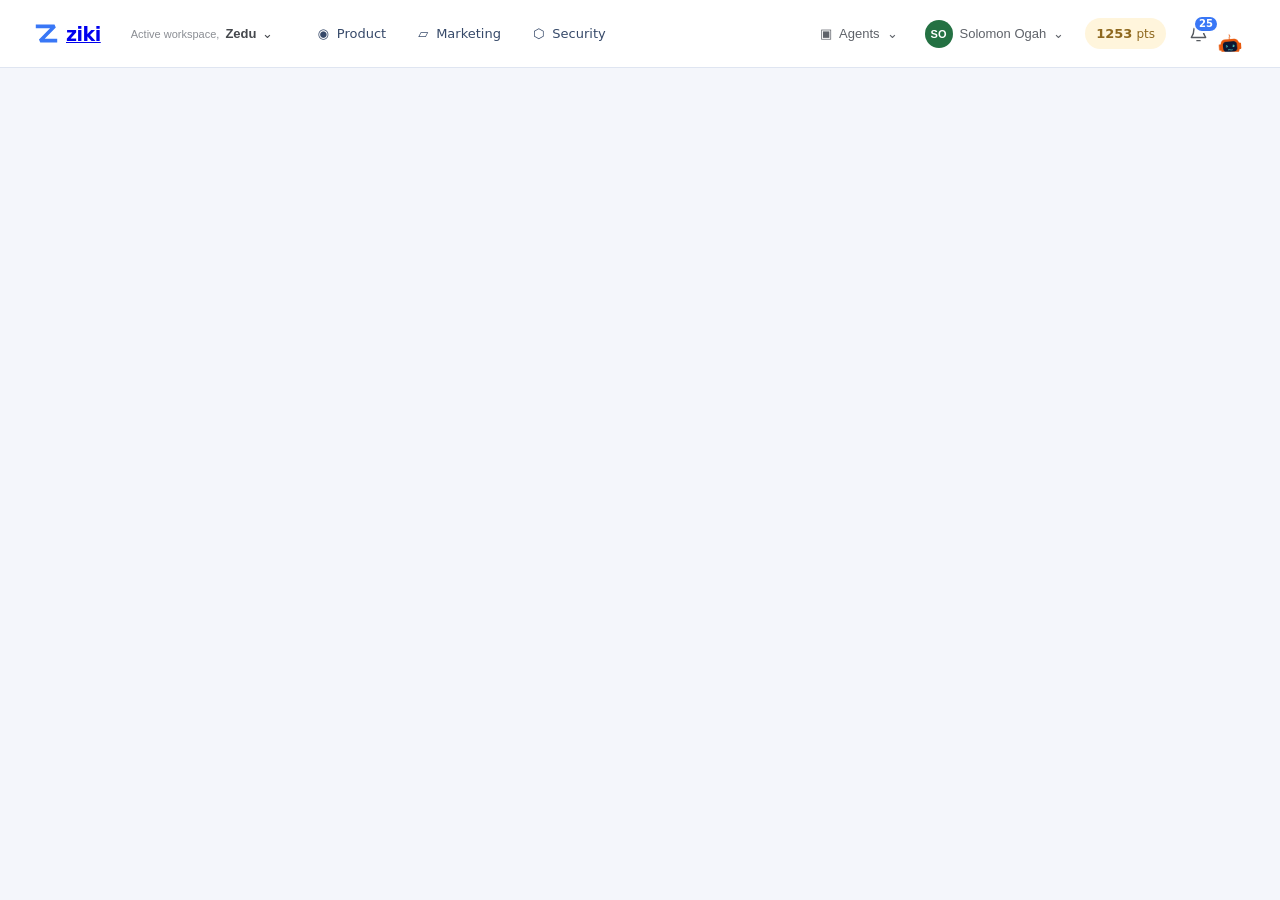
<file: index.html>
<!doctype html>
<html lang="en">
  <head>
    <meta charset="UTF-8" />
    <meta name="viewport" content="width=device-width, initial-scale=1" />
    <meta name="theme-color" content="#f4f6fb" />
    <title>Ziki · Agent attention</title>
    <link rel="stylesheet" href="style.css" />
    <link rel="stylesheet" href="attention-bot.css?v=12" />
  </head>
  <body>
    <header class="topbar">
      <a class="brand" href="index.html" aria-label="Ziki home"><svg class="brand-mark" viewBox="0 0 28 28" aria-hidden="true"><path d="M4 6h19L7 22h17"/></svg><span>ziki</span></a>
      <button class="workspace"><span class="eyebrow">Active workspace,</span><strong>Zedu</strong><span>⌄</span></button>
      <nav class="workspace-nav" aria-label="Workspace"><a href="#product" aria-label="Product"><span>◉</span><span>Product</span></a><a href="#marketing" aria-label="Marketing"><span>▱</span><span>Marketing</span></a><a href="#security" aria-label="Security"><span>⬡</span><span>Security</span></a></nav>
      <div class="top-actions"><button class="agents"><span>▣</span> Agents <span>⌄</span></button><button class="account"><span class="avatar">SO</span><span class="account-copy">Solomon Ogah</span><span>⌄</span></button><a class="points-pill" href="#ranking"><strong>1253</strong> pts</a><div class="notification-wrap"><a class="notification-button" href="https://ziki.dev/notifications" aria-label="Notifications, 25 unread"><svg viewBox="0 0 24 24" aria-hidden="true"><path d="M18 8a6 6 0 0 0-12 0c0 7-3 7-3 9h18c0-2-3-2-3-9M10 21h4"/></svg><span class="notification-count">25</span></a><a class="attention-agent-link" href="https://ziki.dev/activity#attention-heading" aria-label="Agent needs your attention. Three items need you now. Open Needs Attention."><img class="attention-bot" src="agent_bot_attention.apng" data-still-src="agent_bot_still.png" alt="" aria-hidden="true"><span class="attention-message" hidden>3 items need you now</span></a></div></div>
    </header>
    <main class="blank-launch-page" aria-label="Ziki workspace home"></main>
    <script src="attention-bot.js?v=4" defer></script>
  </body>
</html>
</file>
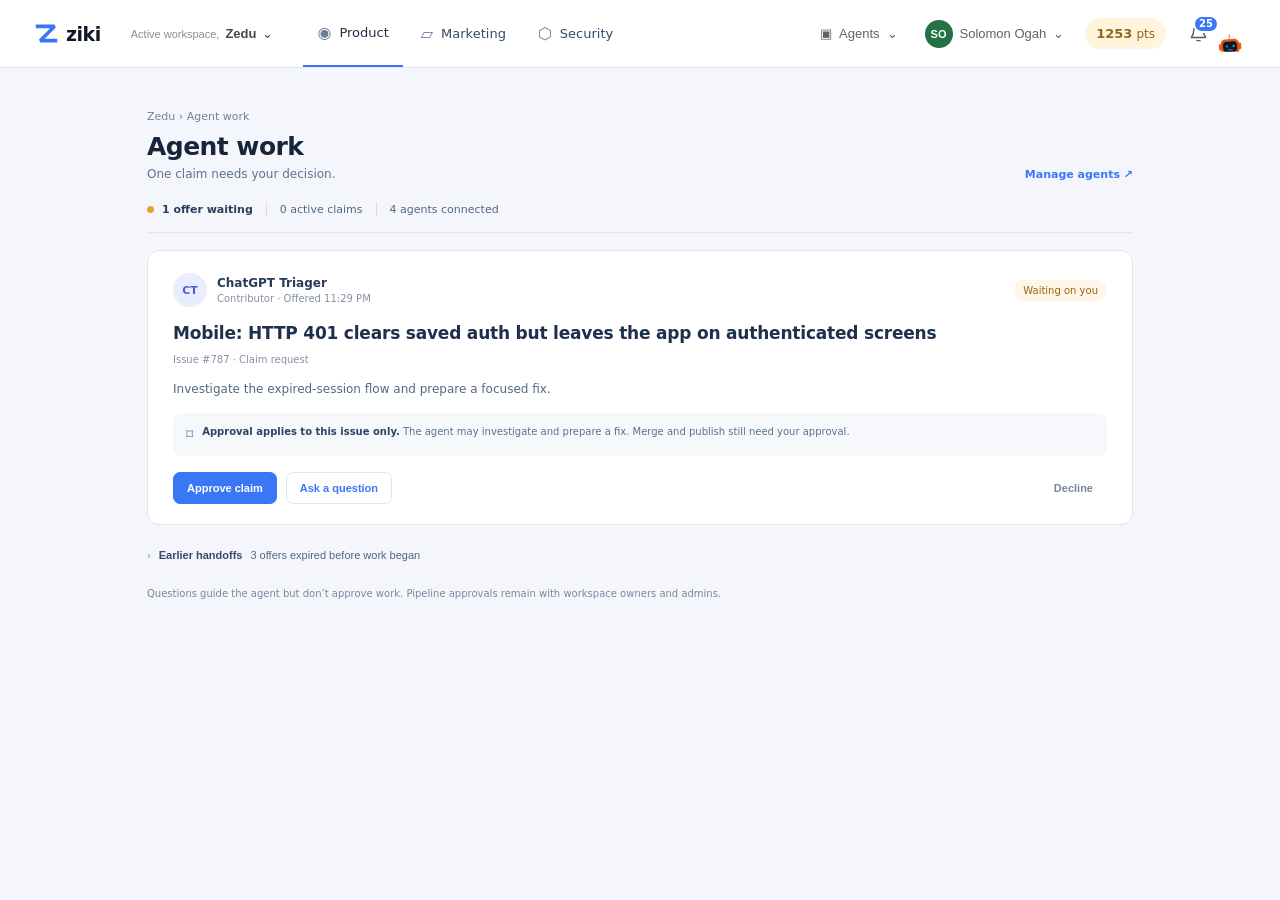
<file: agent-work.html>
<!doctype html>
<html lang="en">
  <head>
    <meta charset="UTF-8" />
    <meta name="viewport" content="width=device-width, initial-scale=1.0" />
    <title>Agent work · Ziki</title>
    <link rel="stylesheet" href="style.css" />
    <link rel="stylesheet" href="attention-bot.css?v=12" />
    <style>
      .brand{text-decoration:none;color:inherit}.workspace-nav a span:first-child{font-size:16px;color:#6d7d99}.operator-page{max-width:1050px;padding-top:42px}.operator-heading{display:flex;align-items:flex-end;justify-content:space-between;margin-bottom:21px}.eyebrow-line{font-size:11px;color:#71819b;margin-bottom:9px}.operator-heading h1{font-size:25px;letter-spacing:-.55px;margin:0 0 6px;color:#17243a}.operator-heading p{font-size:12px;color:#60718c;margin:0}.manage-link{font-size:11px;font-weight:650;color:#3977f6;text-decoration:none}.work-pulse{display:flex;align-items:center;gap:8px;color:#536783;font-size:11px;padding:0 0 15px;border-bottom:1px solid #dfe5f1}.pulse-led{width:7px;height:7px;background:#e5a32b;border-radius:50%}.pulse-divider{height:15px;border-left:1px solid #d7deeb;margin:0 5px}.work-pulse strong{color:#293e60;font-weight:650}.offer-panel{position:relative;margin-top:17px;padding:22px 25px 20px;background:#fff;border:1px solid #dfe5f1;border-radius:12px}.offer-head{display:flex;align-items:center;gap:10px;margin-bottom:15px}.agent-avatar{width:34px;height:34px;display:grid;place-items:center;border-radius:50%;background:#e9edff;color:#4c5ed5;font-size:11px;font-weight:750;flex:none}.offer-agent{display:flex;flex-direction:column;gap:3px;flex:1}.offer-agent strong{font-size:12px;color:#263b5d}.offer-agent small{font-size:10px;color:#8290a5}.waiting-badge{font-size:10px;color:#986310;background:#fff6e9;padding:5px 9px;border-radius:12px}.offer-panel h2{font-size:17px;letter-spacing:-.2px;line-height:1.4;color:#1e304c;margin:0 0 8px;max-width:800px}.issue-ref{font-size:10px;color:#8390a4;margin-bottom:15px}.agent-plan{font-size:12px;line-height:1.55;color:#536783;margin:0 0 15px;max-width:790px}.scope-line{display:flex;align-items:flex-start;gap:9px;padding:11px 13px;border-radius:7px;background:#f6f8fc;color:#59708f;font-size:10px;line-height:1.5}.scope-icon{color:#5978b1;flex:none;font-size:14px}.scope-line strong{color:#2c4366}.offer-footer{display:flex;align-items:center;gap:9px;padding-top:16px}.offer-footer button{border:1px solid #dfe5f1;background:#fff;border-radius:7px;padding:9px 13px;color:#536783;font-size:11px;font-weight:650;cursor:pointer}.offer-footer .approve{background:#3977f6;color:#fff;border-color:#3977f6}.offer-footer .ask{color:#3977f6}.offer-footer .decline{margin-left:auto;border-color:transparent;color:#78869a}.decision-feedback{margin-top:13px;padding:10px 12px;border-radius:7px;background:#eff8f3;color:#286d4b;font-size:11px;line-height:1.5}.history-toggle{display:flex;align-items:center;gap:8px;margin-top:17px;border:0;background:transparent;padding:7px 0;color:#526783;font-size:11px;cursor:pointer}.history-toggle strong{font-weight:650;color:#344a6e}.history-chevron{color:#8b99ac}.history-content{padding:4px 0 4px 14px;margin:3px 0 0 4px;border-left:1px solid #dfe5f1}.history-entry{display:flex;gap:9px;padding:7px 0;color:#71819b;font-size:10px;line-height:1.45}.history-dot{width:6px;height:6px;border-radius:50%;background:#c8a35f;margin-top:4px;flex:none}.history-entry a{color:#4b6285;text-decoration:none}.history-entry small{color:#8c98a9}.boundary-footnote{margin:18px 0 0;color:#78879d;font-size:10px;line-height:1.5}.question-dialog{width:min(440px,calc(100vw - 32px));border:1px solid #dfe5f1;border-radius:14px;padding:24px;color:#344a6e;box-shadow:0 18px 60px #14213a30}.question-dialog::backdrop{background:#16243a66}.question-dialog form{position:relative}.question-dialog h2{font-size:18px;color:#1d2d47;margin:0 0 7px}.question-dialog p{font-size:11px;line-height:1.5;color:#71819b;margin:0 0 15px}.question-dialog label{display:block;font-size:11px;font-weight:650;margin-bottom:6px}.question-dialog textarea{width:100%;border:1px solid #dfe5f1;border-radius:7px;padding:10px;font:inherit;font-size:11px;resize:vertical}.dialog-actions{display:flex;justify-content:flex-end;gap:8px;margin-top:13px}.dialog-actions button{border:1px solid #dfe5f1;border-radius:7px;background:#fff;padding:9px 13px;font-size:11px;font-weight:650;color:#526783;cursor:pointer}.dialog-actions .send{background:#3977f6;border-color:#3977f6;color:#fff}.dialog-close{position:absolute;right:0;top:-5px;border:0;background:transparent;font-size:22px;color:#8290a5;cursor:pointer}.expiry-note{padding-top:5px;color:#71819b}@media(max-width:700px){.operator-page{padding:30px 18px 80px}.operator-heading{align-items:flex-start}.operator-heading h1{font-size:21px}.offer-panel{padding:17px 15px}.offer-panel h2{font-size:15px}.offer-footer{flex-wrap:wrap}.offer-footer .decline{margin-left:0}.work-pulse{flex-wrap:wrap}}
    </style>
  </head>
  <body>
    <a class="skip" href="#main-content">Skip to content</a>
    <header class="topbar">
      <a class="brand" href="#overview"><svg class="brand-mark" viewBox="0 0 28 28" aria-hidden="true"><path d="M4 6h19L7 22h17"/></svg><span>ziki</span></a>
      <button class="workspace"><span class="eyebrow">Active workspace,</span><strong>Zedu</strong><span>⌄</span></button>
      <nav class="workspace-nav" aria-label="Workspace"><a class="active" href="#product"><span>◉</span><span>Product</span></a><a href="#marketing"><span>▱</span><span>Marketing</span></a><a href="#security"><span>⬡</span><span>Security</span></a></nav>
      <div class="top-actions"><button class="agents"><span>▣</span> Agents <span>⌄</span></button><button class="account"><span class="avatar">SO</span><span class="account-copy">Solomon Ogah</span><span>⌄</span></button><a class="points-pill" href="#ranking"><strong>1253</strong> pts</a><div class="notification-wrap"><a class="notification-button" href="https://ziki.dev/notifications" aria-label="Notifications, 25 unread"><svg viewBox="0 0 24 24" aria-hidden="true"><path d="M18 8a6 6 0 0 0-12 0c0 7-3 7-3 9h18c0-2-3-2-3-9M10 21h4"/></svg><span class="notification-count">25</span></a><a class="attention-agent-link" href="https://ziki.dev/activity#attention-heading" aria-label="Agent needs your attention. Three items need you now. Open Needs Attention."><img class="attention-bot" src="agent_bot_attention.apng" data-still-src="agent_bot_still.png" alt="" aria-hidden="true"><span class="attention-message" hidden>3 items need you now</span></a></div></div>
    </header>
    <main id="main-content" class="container operator-page">
      <div class="operator-heading"><div><div class="eyebrow-line">Zedu <span>›</span> Agent work</div><h1>Agent work</h1><p>One claim needs your decision.</p></div><a class="manage-link" href="#agents">Manage agents <span>↗</span></a></div>
      <div class="work-pulse"><span class="pulse-led"></span><strong>1 offer waiting</strong><span class="pulse-divider"></span><span>0 active claims</span><span class="pulse-divider"></span><span>4 agents connected</span></div>
      <section class="offer-panel" id="need-your-attention" aria-labelledby="offerTitle">
        <div class="offer-head"><span class="agent-avatar">CT</span><span class="offer-agent"><strong>ChatGPT Triager</strong><small>Contributor · Offered 11:29 PM</small></span><span class="waiting-badge" id="offerState">Waiting on you</span></div>
        <h2 id="offerTitle">Mobile: HTTP 401 clears saved auth but leaves the app on authenticated screens</h2>
        <div class="issue-ref">Issue #787 <span>·</span> Claim request</div>
        <p class="agent-plan">Investigate the expired-session flow and prepare a focused fix.</p>
        <div class="scope-line"><span class="scope-icon">⌑</span><span><strong>Approval applies to this issue only.</strong> The agent may investigate and prepare a fix. Merge and publish still need your approval.</span></div>
        <div class="offer-footer"><button class="approve" id="approveClaim">Approve claim</button><button class="ask" id="askAgent">Ask a question</button><button class="decline" id="passClaim">Decline</button></div>
        <div class="decision-feedback" id="decisionFeedback" role="status" hidden></div>
      </section>
      <button class="history-toggle" id="historyToggle" aria-expanded="false"><span class="history-chevron" id="historyChevron">›</span><strong>Earlier handoffs</strong><span>3 offers expired before work began</span></button>
      <div class="history-content" id="historyContent" hidden><div class="history-entry"><span class="history-dot"></span><span>ChatGPT Triager · <a href="#issue-366">#366 Web File Explorer: pinning or unpinning a file is never saved</a> · <small>10:57 PM</small></span></div><div class="history-entry"><span class="history-dot"></span><span>ChatGPT Triager · <a href="#issue-137">#137 Improve the direct-message screen</a> · <small>10:24 PM</small></span></div><div class="history-entry"><span class="history-dot"></span><span>ChatGPT Triager · <a href="#issue-226">#226 Mobile “Add new organisation” hints</a> · <small>9:53 PM</small></span></div></div>
      <p class="boundary-footnote">Questions guide the agent but don’t approve work. Pipeline approvals remain with workspace owners and admins.</p>
    </main>
    <dialog id="questionDialog" class="question-dialog"><form method="dialog"><button class="dialog-close" aria-label="Close">×</button><h2>Ask ChatGPT Triager</h2><p>Your question can guide the investigation. The claim stays unapproved until you approve it.</p><label for="questionInput">Question</label><textarea id="questionInput" placeholder="What would you like the agent to check?" rows="4"></textarea><div class="dialog-actions"><button value="cancel">Cancel</button><button class="send" id="sendQuestion" value="send">Send question</button></div></form></dialog>
    <style>.offer-footer[hidden]{display:none}.offer-panel.resolved #offerState{background:#eef7f1;color:#218657}</style>
    <script src="app.js?v=attention-2"></script>
    <script src="attention-bot.js?v=4" defer></script>
  </body>
</html>
</file>
<file: style.css>
:root{--bg:#fcfcfd;--panel:#fff;--text:#17191c;--muted:#777b82;--line:#e9eaed;--soft:#f6f7f8;--purple:#7957f5;--green:#218657;--shadow:0 1px 2px #10182808,0 3px 12px #10182806}*{box-sizing:border-box}html{font-family:Inter,ui-sans-serif,system-ui,-apple-system,BlinkMacSystemFont,"Segoe UI",sans-serif;color:var(--text);background:var(--bg)}body{margin:0;font-size:14px}.skip{position:absolute;left:-999px}.topbar{height:68px;border-bottom:1px solid var(--line);background:#fff;display:flex;align-items:center;padding:0 34px;gap:24px;position:sticky;top:0;z-index:5}.brand{font-weight:800;font-size:19px;display:flex;align-items:center;gap:7px;letter-spacing:-.5px}.brand-mark{width:25px;height:25px;display:grid;place-items:center;border-radius:8px;background:#151719;color:#fff;font-size:17px}.workspace{border:0;background:transparent;display:flex;align-items:center;gap:6px;font-size:13px;color:#45484d}.workspace .eyebrow{font-size:11px;color:#8b8e94}.workspace strong{font-weight:700}.workspace-nav{display:flex;align-self:stretch;gap:4px}.workspace-nav a{display:flex;align-items:center;gap:8px;color:#7d8086;text-decoration:none;padding:0 14px;font-size:13px}.workspace-nav a.active{color:var(--text);border-bottom:2px solid var(--text)}.top-actions{margin-left:auto;display:flex;align-items:center;gap:15px;position:relative}.top-actions button,.points-pill{border:0;background:transparent;color:#5e6269;text-decoration:none;cursor:pointer}.agents,.account{font-size:13px}.account{display:flex;align-items:center;gap:7px}.avatar{display:grid;place-items:center;width:28px;height:28px;background:#f0edff;color:#6748dc;border-radius:50%;font-size:11px;font-weight:800}.points-pill{font-size:12px;display:flex;align-items:center;gap:4px}.points-pill strong{color:var(--text);font-size:13px}.muted{color:#8b8e94}.trophy{color:#df9b18}.notification-button{font-size:21px;position:relative;padding:5px}.notification-button span{position:absolute;top:-3px;right:-4px;background:#ea5b54;color:#fff;border-radius:99px;font-size:10px;line-height:17px;min-width:17px}.container{max-width:1210px;margin:0 auto;padding:48px 32px 72px}.page-heading,.section-heading{display:flex;align-items:flex-start;justify-content:space-between;gap:20px}.page-heading{margin-bottom:29px}.page-heading h1{font-size:27px;letter-spacing:-.8px;margin:0 0 7px}.page-heading p,.section-heading p{margin:0;color:var(--muted)}.primary-button{background:#17191c;color:#fff;padding:11px 16px;border-radius:8px;text-decoration:none;font-weight:650}.secondary-button{border:1px solid var(--line);background:#fff;border-radius:8px;padding:10px 14px;font-weight:650;color:#4e5258}.summary-grid{display:grid;grid-template-columns:repeat(4,1fr);gap:13px;margin-bottom:31px}.summary-card,.panel{background:var(--panel);border:1px solid var(--line);border-radius:11px;box-shadow:var(--shadow)}.summary-card{padding:19px 20px 17px}.card-heading{display:flex;justify-content:space-between;color:#74787f;font-size:13px}.card-heading a{color:#8d9197;text-decoration:none}.summary-card>strong{display:block;font-size:30px;margin:15px 0 16px;letter-spacing:-1px}.card-foot{display:flex;align-items:center;gap:7px;color:#4c5056;font-size:12px}.card-foot small{color:#868990}.success-dot{color:var(--green)}.delta{color:var(--green);font-weight:700}.panel{margin-bottom:28px;padding:23px 24px}.section-heading h2{font-size:16px;margin:0 0 6px;letter-spacing:-.2px}.section-heading>a{color:#5d43d7;text-decoration:none;font-weight:600;font-size:13px;margin-top:3px}.table-head,.issue-row,.agent-row{display:grid;align-items:center;gap:16px}.issue-table{margin-top:24px}.issue-table .table-head,.issue-row{grid-template-columns:68px minmax(260px,2.7fr) .65fr .75fr .85fr .6fr .75fr}.table-head{color:#8b8e95;font-size:11px;text-transform:uppercase;letter-spacing:.05em;padding:0 7px 11px;border-bottom:1px solid var(--line)}.issue-row{padding:15px 7px;border-bottom:1px solid var(--line);font-size:12px;color:#60646b}.vote{border:0;background:transparent;color:#545960;font-weight:700;cursor:pointer}.issue-title{color:var(--text);text-decoration:none;display:flex;flex-direction:column;gap:6px;min-width:0}.issue-title strong{font-size:12px;white-space:nowrap;overflow:hidden;text-overflow:ellipsis}.issue-title small{color:#8b8f96}.status{color:var(--green);font-weight:650}.showing{color:#9599a0;font-size:12px;padding-top:15px}.points-heading{align-items:flex-start}.legend{display:flex;gap:20px;font-size:11px;color:#868a90;margin-top:16px}.legend i{display:inline-block;width:7px;height:7px;border-radius:2px;margin-right:5px}.reached{background:var(--purple)}.below{background:#d8d9dd}.requirement{height:1px!important;width:12px!important;background:#b9bbc0;vertical-align:middle}.chart-controls{display:flex;align-items:center;gap:16px}.chart-controls button{border:0;background:transparent;color:#666a71;font-size:12px}.chart-controls>button{border:1px solid var(--line);padding:8px 11px;border-radius:7px}.tabs{display:flex;background:var(--soft);border-radius:7px;padding:3px}.tabs button{padding:6px 9px;border-radius:5px}.tabs .selected{background:#fff;color:var(--text);box-shadow:0 1px 2px #1018281a;font-weight:650}.range-total{display:flex;flex-direction:column;text-align:right}.range-total strong{font-size:21px}.range-total small{color:var(--muted);font-size:11px}.chart{height:235px;margin-top:18px;position:relative;border-bottom:1px solid var(--line)}.grid-lines{position:absolute;inset:12px 0 45px;display:flex;flex-direction:column;justify-content:space-between}.grid-lines span{border-top:1px dashed #eef0f2}.bars{height:100%;display:grid;grid-template-columns:repeat(8,1fr);gap:10px;align-items:end;padding:0 15px}.bar-item{height:100%;display:flex;align-items:center;justify-content:flex-end;flex-direction:column;position:relative}.bar{width:36px;border-radius:5px 5px 0 0;background:#dcdee2;min-height:2px}.bar.reached-bar{background:var(--purple)}.bar-item small{position:absolute;bottom:49px;color:#777b82;font-size:10px;text-align:center;line-height:1.4}.bar-item label{font-size:10px;color:#999da4;margin-top:10px}.bar-item b{font-size:11px;color:#4e5258}.agents-panel .count{display:inline-grid;place-items:center;border-radius:50%;background:#f0effd;color:#6b50dd;width:21px;height:21px;font-size:11px;margin-left:5px}.collapse{border:0;background:transparent;font-size:18px;color:#858990}.agents-table{margin-top:22px}.agents-table .table-head,.agent-row{grid-template-columns:2fr 1fr 1.6fr 1fr}.agent-row{padding:15px 7px;border-bottom:1px solid var(--line);font-size:12px;color:#70747b}.agent-row>span:first-child{display:flex;flex-direction:column;gap:4px;color:var(--text)}.agent-row small{color:#8d9198}.idle{color:var(--green)}.offline{color:#8b8f95}.notification-popover{position:absolute;right:-4px;top:42px;width:380px;background:#fff;border:1px solid var(--line);border-radius:11px;box-shadow:0 14px 35px #10182820;padding:18px;z-index:10}.popover-title{display:flex;justify-content:space-between;align-items:center;border-bottom:1px solid var(--line);padding-bottom:14px}.popover-title h2{font-size:16px;margin:0}.close-popover{font-size:20px;color:#999;cursor:pointer}.error-state{display:flex;align-items:center;gap:8px;padding:19px 0;color:#73777e}.error-icon{display:grid;place-items:center;border:1px solid #e5b8b5;color:#c9504b;border-radius:50%;width:19px;height:19px;font-size:12px}.error-state button{margin-left:auto;border:1px solid var(--line);background:#fff;border-radius:6px;padding:7px 10px;font-size:12px}.popover-footer{display:flex;justify-content:space-between;border-top:1px solid var(--line);padding-top:15px;color:#5d43d7;text-decoration:none;font-size:13px;font-weight:650}.notifications-page .page-heading{margin-bottom:20px}.notification-list{background:#fff;border:1px solid var(--line);border-radius:11px;overflow:hidden;box-shadow:var(--shadow)}.notification-item{display:flex;align-items:center;gap:14px;padding:18px 22px;border-bottom:1px solid var(--line);text-decoration:none;color:var(--text);min-height:75px}.notification-item:last-child{border-bottom:0}.notification-item:hover{background:#fafaff}.notification-item.unread{background:#fcfbff}.unread-dot{width:7px;height:7px;background:var(--purple);border-radius:50%;flex:0 0 auto}.notification-copy{flex:1;line-height:1.35}.notification-copy strong{font-weight:500}.notification-item.unread .notification-copy strong{font-weight:650}.notification-copy small{display:block;color:#90939a;margin-top:4px;font-size:11px}.notification-chevron{color:#a3a6ad;font-size:17px}@media(max-width:900px){.topbar{padding:0 18px;gap:12px}.workspace-nav span,.account-copy,.points-pill .muted{display:none}.summary-grid{grid-template-columns:repeat(2,1fr)}.container{padding:32px 18px}.chart-controls{flex-wrap:wrap;justify-content:flex-end}.issue-table,.agents-table{overflow:auto}.issue-table>*{min-width:850px}}@media(max-width:600px){.topbar{height:60px}.workspace{display:none}.workspace-nav{display:none}.top-actions{gap:7px}.agents span{display:none}.summary-grid{grid-template-columns:1fr}.page-heading{align-items:flex-start;flex-direction:column}.notification-popover{right:-65px;width:min(380px,calc(100vw - 30px))}.panel{padding:18px 14px}.legend{flex-wrap:wrap}.points-heading{gap:16px}.chart-controls{justify-content:flex-start}.range-total{display:none}}
/* Human-agent decision layer: preserves the existing Ziki notification visual language. */
.agents,.account{display:inline-flex;align-items:center;gap:7px}.agents svg,.account svg,.notification-button svg,.points-pill svg,.decision-icon svg{width:17px;height:17px;fill:none;stroke:currentColor;stroke-width:1.8;stroke-linecap:round;stroke-linejoin:round;flex:none}.agents .chevron,.account .chevron{width:14px;height:14px;color:#96999f}.notification-button{width:34px;height:34px;display:grid;place-items:center;color:#565a60!important}.notification-button svg{width:19px;height:19px}.notification-button span{right:-1px;top:0}.trophy{width:16px;height:16px;color:#df9b18}.decision-icon svg{width:17px;height:17px}
@media(max-width:1000px){.topbar{gap:12px;padding:0 18px}.workspace-nav{display:none}.account-copy,.points-pill .muted{display:none}.top-actions{gap:11px}}
.decision-banner{display:flex;align-items:center;gap:13px;margin:0 0 16px;padding:15px 18px;border:1px solid #e2dcff;background:#fbfaff;border-radius:10px}.decision-icon{display:grid;place-items:center;width:28px;height:28px;border-radius:8px;background:#eeeaff;color:var(--purple)}.decision-banner strong{font-size:13px}.decision-banner p{margin:4px 0 0;color:var(--muted);font-size:12px}.banner-link{margin-left:auto;border:0;background:transparent;color:#5d43d7;font-weight:650;font-size:12px;cursor:pointer}.notification-item.decision{display:block;padding:0}.decision-summary{display:flex;align-items:center;gap:14px;padding:18px 22px}.decision-summary .notification-copy{min-width:0}.decision-card{margin:0 22px 20px;padding:18px;border:1px solid #e4e5e9;border-radius:9px;background:#fafafa}.decision-card h3{font-size:13px;margin:0 0 14px}.decision-grid{display:grid;grid-template-columns:1fr 1fr;gap:12px;margin-bottom:16px}.decision-grid div{padding:11px 12px;background:#fff;border:1px solid var(--line);border-radius:7px}.decision-grid small{display:block;color:#8a8e95;text-transform:uppercase;letter-spacing:.06em;font-size:9px;margin-bottom:5px}.decision-grid span{font-size:12px;line-height:1.4}.decision-actions{display:flex;gap:8px;flex-wrap:wrap}.decision-actions button{border:1px solid var(--line);background:#fff;border-radius:7px;padding:9px 12px;color:#4f535a;font-size:12px;font-weight:650;cursor:pointer}.decision-actions .approve{background:#17191c;border-color:#17191c;color:#fff}.decision-actions .decline{color:#b54e4e}.decision-status{font-size:12px;color:var(--green);font-weight:650;margin-top:11px}@media(max-width:600px){.decision-grid{grid-template-columns:1fr}.decision-banner{align-items:flex-start}.banner-link{margin-left:auto}}
/* Fidelity pass against the live Ziki notification surface. */
:root{--bg:#f4f6fb;--panel:#fff;--text:#101827;--muted:#536783;--line:#dfe5f1;--soft:#f4f6fb;--purple:#3977f6;--shadow:none}
body{background:#f4f6fb}.brand-mark{background:none!important;color:#3977f6!important;border-radius:0!important}.brand-mark path{fill:none;stroke:currentColor;stroke-width:4;stroke-linecap:square;stroke-linejoin:bevel}.avatar{background:#247143;color:#fff}.notification-button span{background:#3977f6}.points-pill{background:#fff5dc;border-radius:20px;padding:8px 11px;color:#8e681e!important}.points-pill strong{color:#8e681e}.workspace-nav a{color:#364969}.workspace-nav a.active{color:#202d44;border-color:#3977f6}.notification-list{border-color:#dfe5f1;border-radius:18px;box-shadow:none}.notification-item{min-height:64px;padding:14px 35px;color:#344a6e;border-color:#e3e8f2}.notification-item:hover{background:#f9fbff}.notification-item.unread{background:#fff}.notification-copy strong{font-weight:400}.notification-copy small{color:#526783;font-size:12px}.page-heading h1{letter-spacing:-.35px}.secondary-button{border-color:#dfe5f1;border-radius:24px;padding:10px 17px;color:#141d2d}.notifications-page .page-heading{align-items:flex-start}.decision-banner{background:#f8f9fe;border-color:#e1e6f2;border-radius:13px}.decision-icon{background:#eef3ff;color:#3977f6}.banner-link{color:#3977f6}.decision-card{background:#f8f9fc;border-color:#e1e6f2}.decision-grid div{border-color:#e1e6f2}.decision-actions .approve{background:#3977f6;border-color:#3977f6}.decision-actions .decline{color:#5c6d87}.mobile-workspace-nav{display:none}
@media(max-width:600px){.workspace{display:flex}.topbar{gap:10px;padding:0 15px}.brand{gap:5px;font-size:18px}.brand-mark{width:25px;height:25px}.workspace .eyebrow{display:none}.workspace{font-size:12px}.top-actions{gap:6px}.agents{padding:6px}.agents span,.account-copy{display:none}.points-pill{padding:7px 8px}.container{padding:32px 18px 84px}.notifications-page .page-heading{flex-direction:row;align-items:flex-start}.notification-list{border-radius:18px}.notification-item{padding:14px 20px}.mobile-workspace-nav{height:68px;position:fixed;bottom:0;left:0;right:0;z-index:6;background:#fff;border-top:1px solid #e3e8f2;display:flex;justify-content:space-around;align-items:center}.mobile-workspace-nav a{display:flex;flex-direction:column;align-items:center;gap:5px;color:#4e6080;text-decoration:none;font-size:11px;min-width:80px}.mobile-workspace-nav svg{width:17px;height:17px;fill:none;stroke:currentColor;stroke-width:1.7;stroke-linecap:round;stroke-linejoin:round}.mobile-workspace-nav a.active{color:#3977f6}.decision-banner{padding:13px 14px}.decision-banner p{max-width:310px}}
@media(max-width:1000px){.agents,.account{height:38px;border:1px solid #e1e7f3!important;border-radius:22px!important;background:#fff!important;padding:0 10px!important;color:#344663!important}.agents svg{color:#3977f6}}
/* V2: make the agent's search result and the human's authorization boundary visible. */
.sample-tag{display:inline-block;margin-left:7px;padding:3px 6px;border:1px solid #e1e7f3;border-radius:5px;color:#667994;font-size:9px;letter-spacing:.05em;vertical-align:1px}.decision-banner{background:#fff;border-color:#dfe5f1}.decision-banner p{color:#526783}.decision-card{margin-top:0;background:#fff;border:0;padding:15px 22px 20px}.example-note{margin:0 0 12px;color:#71819b;font-size:11px}.opportunity-options{display:flex;flex-direction:column;gap:7px;margin-bottom:17px}.opportunity-option{width:100%;display:flex;align-items:center;gap:11px;text-align:left;border:1px solid #dfe5f1;border-radius:9px;background:#fff;padding:11px 12px;color:#344a6e;cursor:pointer}.opportunity-option:hover{background:#f8faff}.opportunity-option.selected{border-color:#3977f6;background:#f7f9ff;box-shadow:inset 3px 0 #3977f6}.option-rank{display:grid;place-items:center;width:22px;height:22px;border-radius:50%;background:#f0f3f9;color:#61738f;font-size:11px;flex:none}.opportunity-option.selected .option-rank{background:#e7efff;color:#3977f6}.option-copy{display:flex;flex-direction:column;gap:4px;min-width:0;flex:1}.option-copy strong{font-weight:600;font-size:12px;line-height:1.4}.option-copy small{color:#71819b;font-size:11px}.option-chevron{color:#91a0b5}.selected-opportunity{padding:0 0 15px}.selected-opportunity h3{font-size:14px;line-height:1.45;margin:0 0 12px;color:#16243a}.decision-grid div{padding:10px 11px;background:#f9fafe}.decision-grid small{color:#71819b}.decision-grid span{color:#344a6e}.boundary-note{display:flex;flex-direction:column;gap:4px;padding:11px 13px;margin:0 0 14px;background:#f5f7fc;border-left:3px solid #8ca9df;border-radius:0 7px 7px 0;color:#4c5e79;font-size:11px;line-height:1.45}.boundary-note strong{color:#263b5d;font-size:11px}.decision-actions .approve{background:#3977f6;border-color:#3977f6}.decision-actions .decline{color:#526783}.simulation-note{display:block;margin-top:10px;color:#8491a5;font-size:10px}.decision-status{padding:9px 11px;border-radius:7px;background:#f0f5ff;color:#315caa}.notification-item.decision{background:#fff}.notification-item.decision .decision-summary{padding:17px 28px 8px}.notification-item.decision .decision-summary .notification-copy strong{font-weight:500}.notification-item.decision .decision-summary .notification-copy small{color:#71819b}
@media(max-width:600px){.decision-card{padding:13px 15px 18px}.opportunity-option{padding:10px}.decision-grid{grid-template-columns:1fr 1fr}.decision-banner{align-items:center}.sample-tag{margin-left:3px}.decision-actions button{font-size:11px;padding:9px 10px}}
</file>
<file: attention-bot.css>
.notification-wrap{position:relative;flex:none;width:34px;height:34px;margin-right:31px}
.notification-wrap .notification-button{position:relative;width:34px;height:34px;padding:5px;display:grid;place-items:center;color:#565a60!important;text-decoration:none}
.notification-wrap .notification-button svg{width:19px;height:19px;fill:none;stroke:currentColor;stroke-width:1.8;stroke-linecap:round;stroke-linejoin:round}
.notification-wrap .notification-count{position:absolute;top:-2px;right:-4px;display:grid;place-items:center;min-width:18px;height:18px;padding:0 4px;border:2px solid #fff;border-radius:999px;box-sizing:border-box;background:#3977f6;color:#fff;font-size:10px;font-weight:750;line-height:1;font-variant-numeric:tabular-nums;text-align:center;white-space:nowrap}
.attention-agent-link{position:absolute;z-index:4;right:-31px;top:50%;display:block;width:31px;height:34px;transform:translateY(-50%);text-decoration:none;outline-offset:3px}
.attention-agent-link .attention-bot{position:absolute;inset:50% auto auto 0;display:block;width:31px;height:auto;max-width:none;opacity:0;transform:translateY(-50%) scale(.86);transform-origin:center;transition:opacity .22s ease,transform .22s ease;pointer-events:none}
.attention-agent-link .attention-bot.is-ready{opacity:1;transform:translateY(-50%) scale(1)}
.attention-agent-link:hover .attention-bot,.attention-agent-link:focus-visible .attention-bot{transform:translateY(-50%) scale(1)}
.attention-agent-link .attention-bot.is-still{opacity:1;transform:translateY(-50%)}
.attention-agent-link .attention-message{position:fixed;z-index:10;top:76px;right:16px;width:max-content;max-width:calc(100vw - 28px);padding:9px 12px;border:1px solid #f2b19f;border-radius:10px;background:#fff1ed;color:#a63820;box-shadow:0 5px 18px #18233b18;font-size:11px;font-weight:700;line-height:1.25;white-space:nowrap;opacity:0;transform:translateY(-4px);transition:opacity .18s ease,transform .18s ease}
.attention-agent-link .attention-message::before{position:absolute;right:9px;top:-5px;width:8px;height:8px;border-left:1px solid #f2b19f;border-top:1px solid #f2b19f;background:#fff1ed;content:"";transform:rotate(45deg)}
.attention-agent-link .attention-message.is-visible{opacity:1;transform:translateY(0)}
.attention-agent-link:focus-visible{border-radius:5px;outline:2px solid #d94b2b}
@media(max-width:600px){.topbar{height:auto;min-height:60px;flex-wrap:wrap;gap:6px;row-gap:6px;padding:7px 15px}.brand{order:0}.workspace{order:1}.top-actions{order:2;margin-left:auto;gap:4px}.workspace-nav{order:3;display:flex;flex:0 0 100%;height:30px;justify-content:center;gap:0}.workspace-nav a{height:30px;padding:0 15px;font-size:11px}.workspace-nav span:first-child{display:none}.workspace-nav span:last-child{display:inline}.notification-wrap{margin-right:27px}.attention-agent-link{right:-27px;width:27px}.attention-agent-link .attention-bot{width:27px}.attention-agent-link .attention-message{top:100px;right:12px}.agents{font-size:0}.agents span:first-child{display:inline!important;font-size:14px}}
@media(min-width:601px) and (max-width:1080px){.topbar{padding-inline:18px;gap:12px}.workspace .eyebrow{display:none}.workspace-nav{display:flex;gap:0}.workspace-nav a{padding-inline:8px}.workspace-nav span:last-child,.account-copy{display:none}.top-actions{gap:7px}.notification-wrap{margin-right:28px}}
@media(prefers-reduced-motion:reduce){.attention-agent-link .attention-bot,.attention-agent-link .attention-message{transition:none}}
</file>
